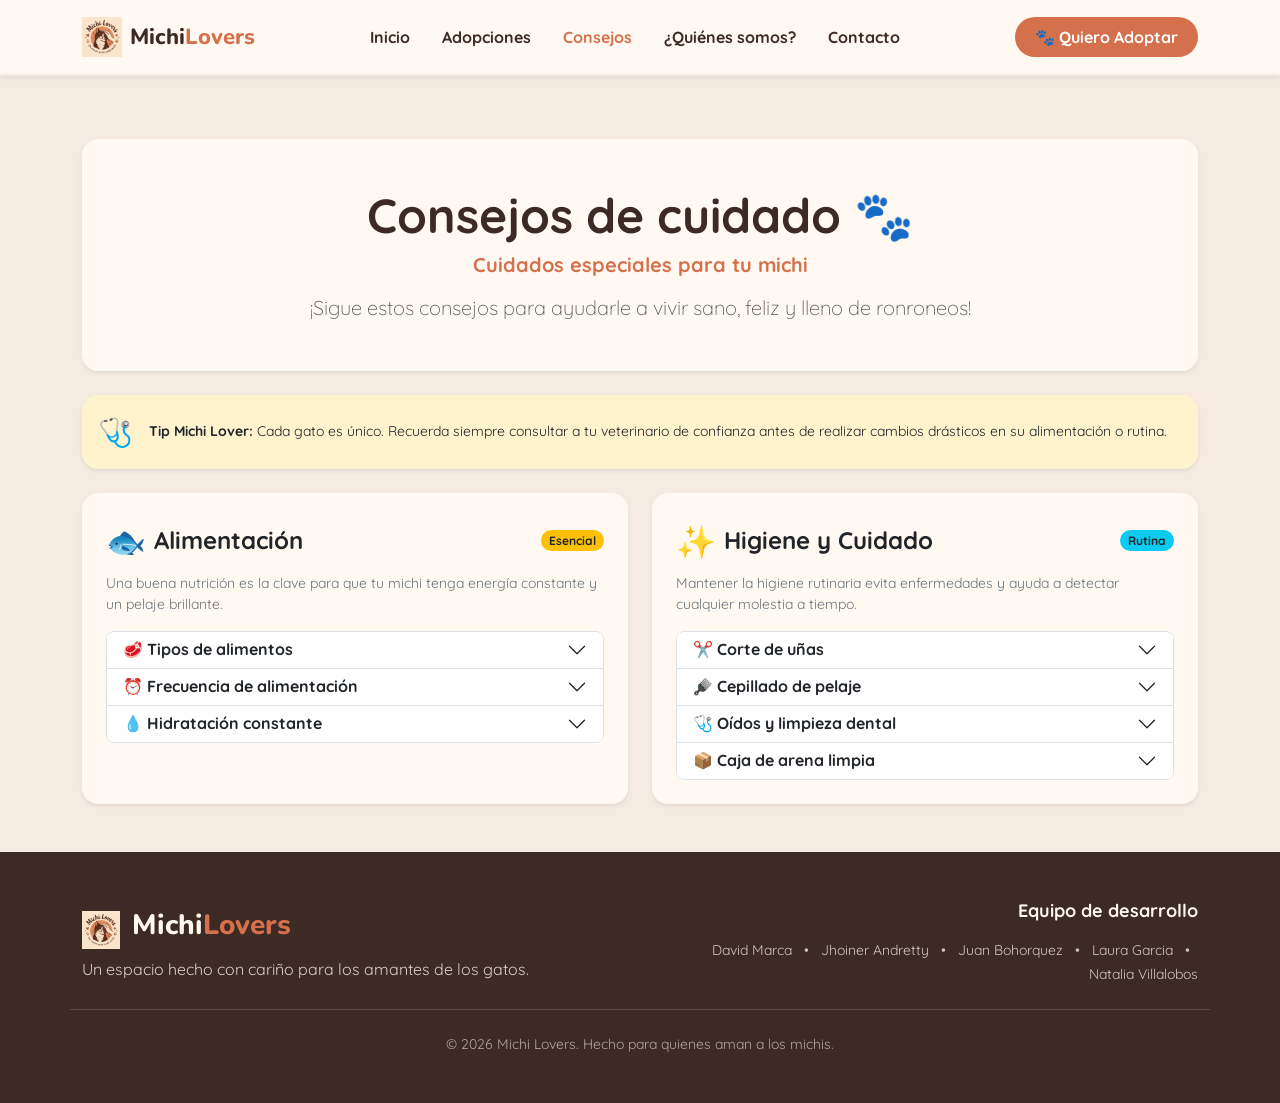
<file: articulos.html>
<!DOCTYPE html>
<html lang="es">
  <head>
    <meta charset="UTF-8">
    <meta name="viewport" content="width=device-width, initial-scale=1.0">
    <title>Consejos y Cuidados — Michi Lovers</title>
    <meta name="description" content="Consejos prácticos para cuidar la alimentación, higiene y bienestar de tu gato.">

    <!-- FUENTES DE GOOGLE FONTS -->
    <link rel="preconnect" href="https://fonts.googleapis.com" />
    <link rel="preconnect" href="https://fonts.gstatic.com" crossorigin />
    <link href="https://fonts.googleapis.com/css2?family=Quicksand:wght@400;500;600;700&family=Nunito:wght@400;600;700;800&display=swap" rel="stylesheet" />

    <!-- LINK BOOTSTRAP 5.3.3 -->
    <link href="https://cdn.jsdelivr.net/npm/bootstrap@5.3.3/dist/css/bootstrap.min.css" rel="stylesheet">

    <!-- AQUI LINKEO MI CSS ORIGINAL EN CARPETA DE ASSETS -->
    <link rel="stylesheet" href="assets/css/styles.css" />
  </head>
  <body>

    <!-- HEADER / NAVBAR -->
    <header class="navbar navbar-expand-lg fixed-top shadow-sm" id="navbar" role="banner">
      <div class="container">

        <!-- MARCA / LOGO -->
        <a href="index.html" class="navbar-brand d-flex align-items-center me-auto" id="navbar-logo" aria-label="Michi Lovers - Ir al inicio">
          <img src="assets/images/logo2michilovers.jpg" alt="Logo Michi Lovers" class="navbar__logo-img me-2" style="height: 40px; object-fit: contain;">
          <span class="brand-text">Michi<span class="brand-accent">Lovers</span></span>
        </a>

        <!-- BOTON DE HAMBURGUESA -->
        <button class="navbar-toggler ms-2" type="button" data-bs-toggle="collapse" data-bs-target="#navbarContent" aria-controls="navbarContent" aria-expanded="false" aria-label="Abrir menú de navegación">
          <span class="navbar-toggler-icon"></span>
        </button>

        <!-- MENU COLLAPSE Y CTA -->
        <div class="collapse navbar-collapse" id="navbarContent">
          <ul class="navbar-nav mx-auto mb-2 mb-lg-0" id="navbar-menu">
            <li class="nav-item">
              <a href="index.html" class="nav-link" id="nav-inicio">Inicio</a>
            </li>
            <li class="nav-item">
              <a href="adopcion.html" class="nav-link" id="nav-adopcion">Adopciones</a>
            </li>
            <li class="nav-item">
              <a href="articulos.html" class="nav-link active" id="nav-consejos" aria-current="page">Consejos</a>
            </li>
            <li class="nav-item">
              <a href="quienesSomos.html" class="nav-link" id="nav-quienes-somos">¿Quiénes somos?</a>
            </li>
            <li class="nav-item">
              <a href="contacto.html" class="nav-link" id="nav-contacto">Contacto</a>
            </li>
          </ul>

          <!-- BOTON CTA -->
          <div class="navbar__cta d-flex mt-3 mt-lg-0" id="navbar-cta">
            <a href="adopcion.html" class="btn btn-michi-cta w-100 w-lg-auto" id="navbar-cta-btn">&#x1F43E; Quiero Adoptar</a>
          </div>
        </div>
      </div>
    </header>

    <!-- CONTENIDO PRINCIPAL BOOTSTRAP -->
    <main id="main-content" class="container my-5 pt-3">

      <!-- HERO / BANNER DE BIENVENIDA A ARTICULOS -->
      <section class="hero-section text-center p-4 p-md-5 mb-4 bg-michi-card rounded-4 shadow-sm">
        <h1 class="fw-bold display-5 mb-2">Consejos de cuidado 🐾</h1>
        <p class="h5 brand-accent fw-bold mb-3">Cuidados especiales para tu michi</p>
        <p class="hero-subtitle lead text-muted mx-auto mb-0" style="max-width: 700px;">
          ¡Sigue estos consejos para ayudarle a vivir sano, feliz y lleno de ronroneos!
        </p>
      </section>

      <!-- ALERTA INFORMATIVA DE VETERINARIA -->
      <div class="alert alert-warning border-0 shadow-sm rounded-4 mb-4 d-flex align-items-center p-3" role="alert">
        <span class="fs-3 me-3">🩺</span>
        <div class="mb-0 text-dark small">
          <strong>Tip Michi Lover:</strong> Cada gato es único. Recuerda siempre consultar a tu veterinario de confianza antes de realizar cambios drásticos en su alimentación o rutina.
        </div>
      </div>

      <!-- SECCION DE CONSEJOS EN TARJETAS CON ACORDEONES -->
      <section class="sub-articles-section mb-5" aria-labelledby="articles-title">
        <div class="row row-cols-1 row-cols-md-2 g-4">

          <!-- TARJETA 1: ALIMENTACION -->
          <div class="col">
            <article class="card h-100 border-0 shadow-sm bg-michi-card rounded-4 p-4">
              <div class="card-body p-0">
                <div class="d-flex align-items-center justify-content-between mb-2">
                  <div class="d-flex align-items-center">
                    <span class="fs-2 me-2">🐟</span>
                    <h3 class="fw-bold h4 mb-0 text-michi-dark">Alimentación</h3>
                  </div>
                  <span class="badge bg-warning text-dark rounded-pill">Esencial</span>
                </div>

                <p class="text-secondary small mb-3">
                  Una buena nutrición es la clave para que tu michi tenga energía constante y un pelaje brillante.
                </p>

                <!-- ACORDEON BOOTSTRAP PARA ALIMENTACION -->
                <div class="accordion accordion-flush rounded-3 overflow-hidden border" id="accordionAlimentacion">

                  <!-- PUNTO 1 -->
                  <div class="accordion-item bg-white">
                    <h2 class="accordion-header">
                      <button class="accordion-button collapsed fw-bold text-dark py-2 px-3" type="button" data-bs-toggle="collapse" data-bs-target="#colAlimentos">
                        🥩 Tipos de alimentos
                      </button>
                    </h2>
                    <div id="colAlimentos" class="accordion-collapse collapse" data-bs-parent="#accordionAlimentacion">
                      <div class="accordion-body text-secondary small py-2 px-3">
                        Los gatos pueden alimentarse con pienso seco, comida húmeda, dieta casera supervisada o dieta BARF (alimentos crudos que imitan su alimentación salvaje). Es importante que la comida sea completa y equilibrada, con proteínas de origen animal como primer ingrediente.
                      </div>
                    </div>
                  </div>

                  <!-- PUNTO 2 -->
                  <div class="accordion-item bg-white">
                    <h2 class="accordion-header">
                      <button class="accordion-button collapsed fw-bold text-dark py-2 px-3" type="button" data-bs-toggle="collapse" data-bs-target="#colFrecuencia">
                        ⏰ Frecuencia de alimentación
                      </button>
                    </h2>
                    <div id="colFrecuencia" class="accordion-collapse collapse" data-bs-parent="#accordionAlimentacion">
                      <div class="accordion-body text-secondary small py-2 px-3">
                        Los gatos adultos suelen comer de una a dos veces al día en horarios regulares para mantener una buena digestión y evitar el sobrepeso.
                      </div>
                    </div>
                  </div>

                  <!-- PUNTO 3 -->
                  <div class="accordion-item bg-white">
                    <h2 class="accordion-header">
                      <button class="accordion-button collapsed fw-bold text-dark py-2 px-3" type="button" data-bs-toggle="collapse" data-bs-target="#colHidratacion">
                        💧 Hidratación constante
                      </button>
                    </h2>
                    <div id="colHidratacion" class="accordion-collapse collapse" data-bs-parent="#accordionAlimentacion">
                      <div class="accordion-body text-secondary small py-2 px-3">
                        Los gatos suelen beber poca agua por naturaleza. Se recomienda ofrecerles agua fresca en varias partes de la casa o colocar fuentes de agua en movimiento.
                      </div>
                    </div>
                  </div>

                </div>
              </div>
            </article>
          </div>

          <!-- TARJETA 2: HIGIENE Y CUIDADO FISICO -->
          <div class="col">
            <article class="card h-100 border-0 shadow-sm bg-michi-card rounded-4 p-4">
              <div class="card-body p-0">
                <div class="d-flex align-items-center justify-content-between mb-2">
                  <div class="d-flex align-items-center">
                    <span class="fs-2 me-2">✨</span>
                    <h3 class="fw-bold h4 mb-0 text-michi-dark">Higiene y Cuidado</h3>
                  </div>
                  <span class="badge bg-info text-dark rounded-pill">Rutina</span>
                </div>

                <p class="text-secondary small mb-3">
                  Mantener la higiene rutinaria evita enfermedades y ayuda a detectar cualquier molestia a tiempo.
                </p>

                <!-- ACORDEON BOOTSTRAP PARA HIGIENE -->
                <div class="accordion accordion-flush rounded-3 overflow-hidden border" id="accordionHigiene">

                  <!-- PUNTO 1 -->
                  <div class="accordion-item bg-white">
                    <h2 class="accordion-header">
                      <button class="accordion-button collapsed fw-bold text-dark py-2 px-3" type="button" data-bs-toggle="collapse" data-bs-target="#colUnas">
                        ✂️ Corte de uñas
                      </button>
                    </h2>
                    <div id="colUnas" class="accordion-collapse collapse" data-bs-parent="#accordionHigiene">
                      <div class="accordion-body text-secondary small py-2 px-3">
                        Recortar las puntitas cada pocas semanas con cuidado especial de no cortar la vena interna del gatito.
                      </div>
                    </div>
                  </div>

                  <!-- PUNTO 2 -->
                  <div class="accordion-item bg-white">
                    <h2 class="accordion-header">
                      <button class="accordion-button collapsed fw-bold text-dark py-2 px-3" type="button" data-bs-toggle="collapse" data-bs-target="#colCepillado">
                        🪮 Cepillado de pelaje
                      </button>
                    </h2>
                    <div id="colCepillado" class="accordion-collapse collapse" data-bs-parent="#accordionHigiene">
                      <div class="accordion-body text-secondary small py-2 px-3">
                        Realizar un cepillado regular, especialmente en razas de pelo largo, para reducir bolas de pelo en su estómago y mantener la piel sana.
                      </div>
                    </div>
                  </div>

                  <!-- PUNTO 3 -->
                  <div class="accordion-item bg-white">
                    <h2 class="accordion-header">
                      <button class="accordion-button collapsed fw-bold text-dark py-2 px-3" type="button" data-bs-toggle="collapse" data-bs-target="#colSaludBucal">
                        🩺 Oídos y limpieza dental
                      </button>
                    </h2>
                    <div id="colSaludBucal" class="accordion-collapse collapse" data-bs-parent="#accordionHigiene">
                      <div class="accordion-body text-secondary small py-2 px-3">
                        Revisar sus oídos periódicamente y realizar limpieza dental suave para prevenir sarro y enfermedades bucales.
                      </div>
                    </div>
                  </div>

                  <!-- PUNTO 4 -->
                  <div class="accordion-item bg-white">
                    <h2 class="accordion-header">
                      <button class="accordion-button collapsed fw-bold text-dark py-2 px-3" type="button" data-bs-toggle="collapse" data-bs-target="#colArena">
                        📦 Caja de arena limpia
                      </button>
                    </h2>
                    <div id="colArena" class="accordion-collapse collapse" data-bs-parent="#accordionHigiene">
                      <div class="accordion-body text-secondary small py-2 px-3">
                        Mantener su arenero limpio diariamente y ubicado en un sitio tranquilo, ventilado y de fácil acceso para su comodidad.
                      </div>
                    </div>
                  </div>

                </div>
              </div>
            </article>
          </div>

        </div>
      </section>

    </main>

    <!-- FOOTER -->
    <footer class="footer py-5" id="footer" role="contentinfo">
      <div class="container">
        <div class="row gy-4 align-items-center border-bottom pb-4 mb-4">

          <!-- LOGO Y LEMA -->
          <div class="col-12 col-md-6 text-center text-md-start">
            <div class="footer__brand-logo mb-2">
              <img src="assets/images/logo2michilovers.jpg" alt="Logo Michi Lovers" class="me-2" style="height: 38px; vertical-align: middle;">
              <span class="brand-text">Michi<span class="brand-accent">Lovers</span></span>
            </div>
            <p class="footer__brand-text mb-0">Un espacio hecho con cariño para los amantes de los gatos.</p>
          </div>

          <!-- EQUIPO DE DESARROLLO -->
          <div class="col-12 col-md-6 text-center text-md-end">
            <h5 class="footer__team-title fw-bold mb-3" id="footer-team-title">Equipo de desarrollo</h5>
            <ul class="list-inline mb-0 footer__team-list">
              <li class="list-inline-item">David Marca</li>
              <li class="list-inline-item">•</li>
              <li class="list-inline-item">Jhoiner Andretty</li>
              <li class="list-inline-item">•</li>
              <li class="list-inline-item">Juan Bohorquez</li>
              <li class="list-inline-item">•</li>
              <li class="list-inline-item">Laura Garcia</li>
              <li class="list-inline-item">•</li>
              <li class="list-inline-item">Natalia Villalobos</li>
            </ul>
          </div>
        </div>

        <!-- COPYRIGHT (PA QUE NO NOS ROBEN EL CONTENIDO JEJEJE) -->
        <div class="row">
          <div class="col-12 text-center">
            <p class="footer__copyright mb-0">&copy; 2026 Michi Lovers. Hecho para quienes aman a los michis.</p>
          </div>
        </div>
      </div>
    </footer>

    <!-- SCRIPT BOOTSTRAP OBLIGATORIO -->
    <script src="https://cdn.jsdelivr.net/npm/bootstrap@5.3.3/dist/js/bootstrap.bundle.min.js"></script>
    <script src="assets/js/script.js"></script>
  </body>
</html>
</file>
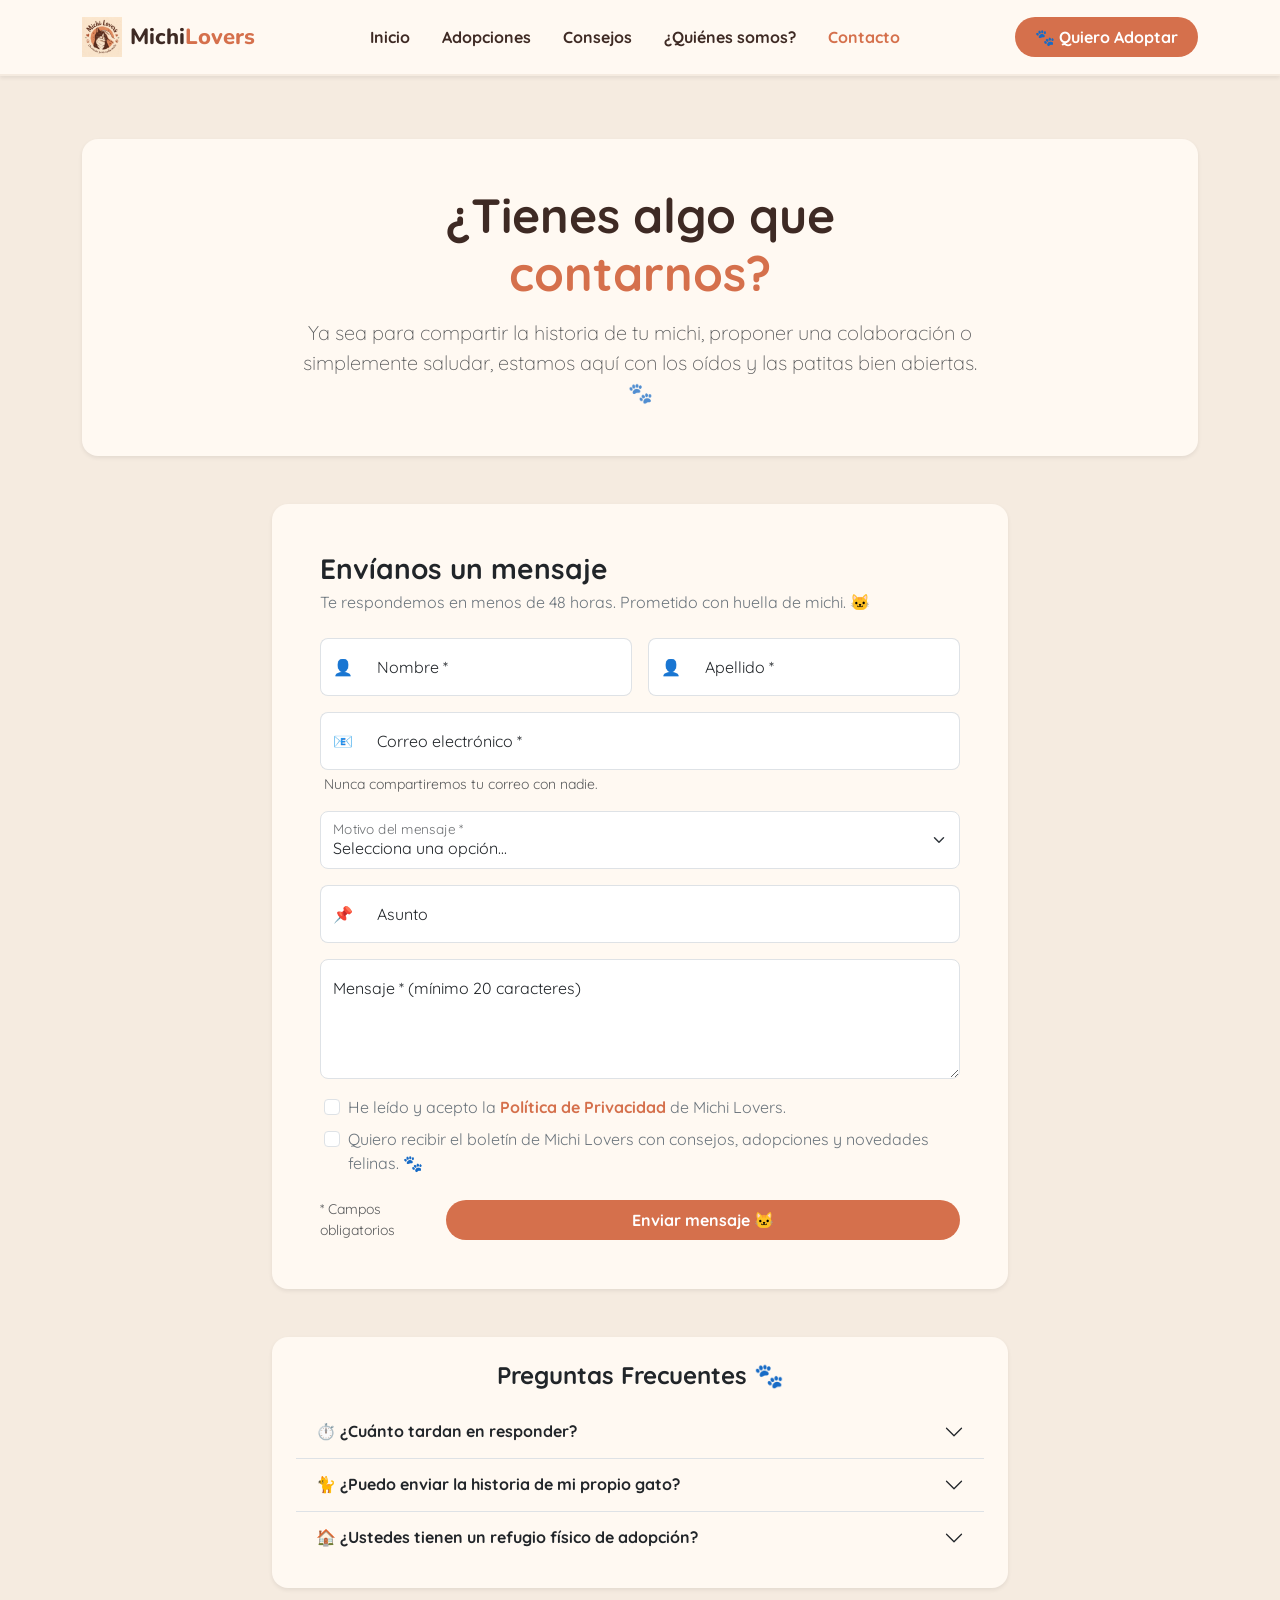
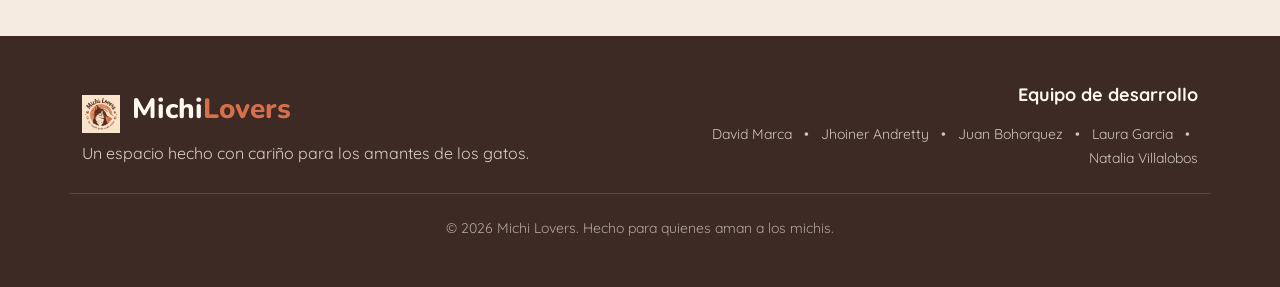
<file: contacto.html>
<!DOCTYPE html>
<html lang="es">
  <head>
    <meta charset="UTF-8">
    <meta name="viewport" content="width=device-width, initial-scale=1.0">
    <title>Contacto — Michi Lovers | Escríbenos</title>

    <!-- FUENTES DE GOOGLE FONTS -->
    <link rel="preconnect" href="https://fonts.googleapis.com" />
    <link rel="preconnect" href="https://fonts.gstatic.com" crossorigin />
    <link href="https://fonts.googleapis.com/css2?family=Quicksand:wght@400;500;600;700&family=Nunito:wght@400;600;700;800&display=swap" rel="stylesheet" />
    
    <!-- LINK BOOTSTRAP 5.3.3 -->
    <link href="https://cdn.jsdelivr.net/npm/bootstrap@5.3.3/dist/css/bootstrap.min.css" rel="stylesheet">
    
    <!-- AQUI LINKEO MI CSS ORIGINAL EN CARPETA DE ASSETS -->
    <link rel="stylesheet" href="assets/css/styles.css" />
  </head>
  <body>

    <!-- HEADER / NAVBAR -->
    <header class="navbar navbar-expand-lg fixed-top shadow-sm" id="navbar" role="banner">
      <div class="container">

        <!-- MARCA / LOGO -->
        <a href="index.html" class="navbar-brand d-flex align-items-center me-auto" id="navbar-logo" aria-label="Michi Lovers - Ir al inicio">
          <img src="assets/images/logo2michilovers.jpg" alt="Logo Michi Lovers" class="navbar__logo-img me-2" style="height: 40px; object-fit: contain;">
          <span class="brand-text">Michi<span class="brand-accent">Lovers</span></span>
        </a>

        <!-- BOTON DE HAMBURGUESA -->
        <button class="navbar-toggler ms-2" type="button" data-bs-toggle="collapse" data-bs-target="#navbarContent" aria-controls="navbarContent" aria-expanded="false" aria-label="Abrir menú de navegación">
          <span class="navbar-toggler-icon"></span>
        </button>

        <!-- MENU COLLAPSE Y CTA -->
        <div class="collapse navbar-collapse" id="navbarContent">
          <ul class="navbar-nav mx-auto mb-2 mb-lg-0" id="navbar-menu">
            <li class="nav-item">
              <a href="index.html" class="nav-link" id="nav-inicio">Inicio</a>
            </li>
            <li class="nav-item">
              <a href="adopcion.html" class="nav-link" id="nav-adopcion">Adopciones</a>
            </li>
            <li class="nav-item">
              <a href="articulos.html" class="nav-link" id="nav-consejos">Consejos</a>
            </li>
            <li class="nav-item">
              <a href="quienesSomos.html" class="nav-link" id="nav-quienes-somos">¿Quiénes somos?</a>
            </li>
            <li class="nav-item">
              <a href="contacto.html" class="nav-link active" id="nav-contacto" aria-current="page">Contacto</a>
            </li>
          </ul>

          <!-- BOTON CTA -->
          <div class="navbar__cta d-flex mt-3 mt-lg-0" id="navbar-cta">
            <a href="adopcion.html" class="btn btn-michi-cta w-100 w-lg-auto" id="navbar-cta-btn">&#x1F43E; Quiero Adoptar</a>
          </div>
        </div>
      </div>
    </header>

    <!-- CONTENIDO PRINCIPAL BOOTSTRAP -->
    <main id="main-content" class="container my-5 pt-3">

      <!-- MENSAJE DE BIENVENIDA / HERO DE CONTACTO -->
      <section class="hero-section text-center p-4 p-md-5 mb-5 bg-michi-card rounded-4 shadow-sm" aria-labelledby="contact-hero-title">
        <h1 class="fw-bold display-5 mb-3" id="contact-hero-title">
          ¿Tienes algo que<br />
          <span class="brand-accent">contarnos?</span>
        </h1>
        <p class="hero-subtitle lead text-muted mx-auto mb-0" style="max-width: 700px;">
          Ya sea para compartir la historia de tu michi, proponer una colaboración
          o simplemente saludar, estamos aquí con los oídos y las patitas bien abiertas. &#x1F43E;
        </p>
      </section>

      <!-- FORMULARIO PRINCIPAL DE CONTACTO -->
      <section class="row justify-content-center mb-5" aria-label="Sección de contacto">
        <div class="col-12 col-lg-8">
          <div class="card border-0 shadow-sm bg-michi-card rounded-4 p-4 p-md-5">
            <h2 class="fw-bold h3 mb-1">Envíanos un mensaje</h2>
            <p class="text-secondary mb-4">Te respondemos en menos de 48 horas. Prometido con huella de michi. &#x1F431;</p>

            <!-- MENSAJE DE EXITO AL ENVIAR (OCULTO INICIALMENTE) -->
            <div class="alert alert-success d-none rounded-3 mb-4" id="form-success" role="alert" aria-live="polite">
              <span aria-hidden="true">&#x1F389;</span>&nbsp;
              ¡Mensaje enviado! Nos pondremos en contacto muy pronto.
            </div>

            <form class="contact-form" id="contact-form" novalidate>

              <!-- FILA 1: NOMBRE Y APELLIDO (CON FLOATING LABELS E INPUT GROUPS) -->
              <div class="row g-3 mb-3">
                <div class="col-12 col-md-6">
                  <div class="input-group">
                    <span class="input-group-text bg-white border-end-0 rounded-start-3">👤</span>
                    <div class="form-floating flex-grow-1">
                      <input class="form-control rounded-end-3 border-start-0" type="text" id="contact-nombre" name="nombre" placeholder="Nombre" autocomplete="given-name" required minlength="2" />
                      <label for="contact-nombre">Nombre *</label>
                    </div>
                  </div>
                </div>
                <div class="col-12 col-md-6">
                  <div class="input-group">
                    <span class="input-group-text bg-white border-end-0 rounded-start-3">👤</span>
                    <div class="form-floating flex-grow-1">
                      <input class="form-control rounded-end-3 border-start-0" type="text" id="contact-apellido" name="apellido" placeholder="Apellido" autocomplete="family-name" required minlength="2" />
                      <label for="contact-apellido">Apellido *</label>
                    </div>
                  </div>
                </div>
              </div>

              <!-- CORREO ELECTRONICO -->
              <div class="mb-3">
                <div class="input-group">
                  <span class="input-group-text bg-white border-end-0 rounded-start-3">📧</span>
                  <div class="form-floating flex-grow-1">
                    <input class="form-control rounded-end-3 border-start-0" type="email" id="contact-email" name="email" placeholder="Correo electrónico" autocomplete="email" required />
                    <label for="contact-email">Correo electrónico *</label>
                  </div>
                </div>
                <div class="form-text ms-1">Nunca compartiremos tu correo con nadie.</div>
              </div>

              <!-- MOTIVO DEL MENSAJE -->
              <div class="mb-3">
                <div class="form-floating">
                  <select class="form-select rounded-3" id="contact-motivo" name="motivo" required>
                    <option value="" disabled selected>Selecciona una opción...</option>
                    <option value="adopcion">&#x1F43E; Quiero adoptar un michi</option>
                    <option value="historia">&#x1F4D6; Quiero compartir la historia de mi gato</option>
                    <option value="colaboracion">&#x1F91D; Propuesta de colaboración</option>
                    <option value="consejo">&#x1F4AC; Tengo una pregunta o consejo</option>
                    <option value="prensa">&#x1F4E2; Prensa / Medios</option>
                    <option value="otro">&#x270F;&#xFE0F; Otro</option>
                  </select>
                  <label for="contact-motivo">Motivo del mensaje *</label>
                </div>
              </div>

              <!-- ASUNTO -->
              <div class="mb-3">
                <div class="input-group">
                  <span class="input-group-text bg-white border-end-0 rounded-start-3">📌</span>
                  <div class="form-floating flex-grow-1">
                    <input class="form-control rounded-end-3 border-start-0" type="text" id="contact-asunto" name="asunto" placeholder="Asunto" maxlength="100" />
                    <label for="contact-asunto">Asunto</label>
                  </div>
                </div>
              </div>

              <!-- MENSAJE -->
              <div class="mb-3">
                <div class="form-floating">
                  <textarea class="form-control rounded-3" id="contact-mensaje" name="mensaje" placeholder="Mensaje" style="height: 120px;" required minlength="20"></textarea>
                  <label for="contact-mensaje">Mensaje * (mínimo 20 caracteres)</label>
                </div>
              </div>

              <!-- CHECKBOX POLITICA DE PRIVACIDAD -->
              <div class="form-check mb-2 ms-1">
                <input class="form-check-input" type="checkbox" id="contact-privacidad" name="privacidad" required />
                <label class="form-check-label text-secondary" for="contact-privacidad">
                  He leído y acepto la <a href="privacidad.html" class="brand-accent fw-bold text-decoration-none">Política de Privacidad</a> de Michi Lovers.
                </label>
              </div>

              <!-- CHECKBOX NEWSLETTER -->
              <div class="form-check mb-4 ms-1">
                <input class="form-check-input" type="checkbox" id="contact-newsletter" name="newsletter" />
                <label class="form-check-label text-secondary" for="contact-newsletter">
                  Quiero recibir el boletín de Michi Lovers con consejos, adopciones y novedades felinas. &#x1F43E;
                </label>
              </div>

              <!-- BOTON DE ENVIAR -->
              <div class="d-flex flex-column flex-sm-row justify-content-between align-items-center gap-3">
                <span class="text-muted small">* Campos obligatorios</span>
                <button class="btn btn-michi-cta px-4 py-2 w-100 w-sm-auto" type="submit" id="contact-submit-btn">
                  Enviar mensaje &#x1F431;
                </button>
              </div>

            </form>
          </div>
        </div>
      </section>

      <!-- ACORDEON DE PREGUNTAS FRECUENTES (FAQ BOOTSTRAP) -->
      <section class="row justify-content-center mb-5">
        <div class="col-12 col-lg-8">
          <div class="card border-0 shadow-sm bg-michi-card rounded-4 p-4">
            <h3 class="fw-bold h4 mb-3 text-center">Preguntas Frecuentes 🐾</h3>

            <div class="accordion accordion-flush" id="faqContacto">

              <!-- PREGUNTA 1 -->
              <div class="accordion-item bg-transparent">
                <h2 class="accordion-header">
                  <button class="accordion-button collapsed bg-transparent fw-bold text-dark" type="button" data-bs-toggle="collapse" data-bs-target="#faq1">
                    ⏱️ ¿Cuánto tardan en responder?
                  </button>
                </h2>
                <div id="faq1" class="accordion-collapse collapse" data-bs-parent="#faqContacto">
                  <div class="accordion-body text-secondary">
                    Respondemos todos los mensajes en un plazo máximo de 48 horas laborables. ¡Prometido con huella de michi!
                  </div>
                </div>
              </div>

              <!-- PREGUNTA 2 -->
              <div class="accordion-item bg-transparent">
                <h2 class="accordion-header">
                  <button class="accordion-button collapsed bg-transparent fw-bold text-dark" type="button" data-bs-toggle="collapse" data-bs-target="#faq2">
                    🐈 ¿Puedo enviar la historia de mi propio gato?
                  </button>
                </h2>
                <div id="faq2" class="accordion-collapse collapse" data-bs-parent="#faqContacto">
                  <div class="accordion-body text-secondary">
                    ¡Claro que sí! Selecciona el motivo <em>"Quiero compartir la historia de mi gato"</em> en el formulario y te diremos cómo enviarnos fotos e información.
                  </div>
                </div>
              </div>

              <!-- PREGUNTA 3 -->
              <div class="accordion-item bg-transparent">
                <h2 class="accordion-header">
                  <button class="accordion-button collapsed bg-transparent fw-bold text-dark" type="button" data-bs-toggle="collapse" data-bs-target="#faq3">
                    🏠 ¿Ustedes tienen un refugio físico de adopción?
                  </button>
                </h2>
                <div id="faq3" class="accordion-collapse collapse" data-bs-parent="#faqContacto">
                  <div class="accordion-body text-secondary">
                    Somos una comunidad digital que colabora con fundaciones de rescate felino. En el formulario te podemos conectar directamente con la fundación aliada.
                  </div>
                </div>
              </div>

            </div>
          </div>
        </div>
      </section>

    </main>

    <!-- FOOTER -->
    <footer class="footer py-5" id="footer" role="contentinfo">
      <div class="container">
        <div class="row gy-4 align-items-center border-bottom pb-4 mb-4">

          <!-- LOGO Y LEMA -->
          <div class="col-12 col-md-6 text-center text-md-start">
            <div class="footer__brand-logo mb-2">
              <img src="assets/images/logo2michilovers.jpg" alt="Logo Michi Lovers" class="me-2" style="height: 38px; vertical-align: middle;">
              <span class="brand-text">Michi<span class="brand-accent">Lovers</span></span>
            </div>
            <p class="footer__brand-text mb-0">Un espacio hecho con cariño para los amantes de los gatos.</p>
          </div>

          <!-- EQUIPO DE DESARROLLO -->
          <div class="col-12 col-md-6 text-center text-md-end">
            <h5 class="footer__team-title fw-bold mb-3" id="footer-team-title">Equipo de desarrollo</h5>
            <ul class="list-inline mb-0 footer__team-list">
              <li class="list-inline-item">David Marca</li>
              <li class="list-inline-item">•</li>
              <li class="list-inline-item">Jhoiner Andretty</li>
              <li class="list-inline-item">•</li>
              <li class="list-inline-item">Juan Bohorquez</li>
              <li class="list-inline-item">•</li>
              <li class="list-inline-item">Laura Garcia</li>
              <li class="list-inline-item">•</li>
              <li class="list-inline-item">Natalia Villalobos</li>
            </ul>
          </div>
        </div>

        <!-- COPYRIGHT (PA QUE NO NOS ROBEN EL CONTENIDO JEJEJE) -->
        <div class="row">
          <div class="col-12 text-center">
            <p class="footer__copyright mb-0">&copy; 2026 Michi Lovers. Hecho para quienes aman a los michis.</p>
          </div>
        </div>
      </div>
    </footer>

    <!-- SCRIPT BOOTSTRAP OBLIGATORIO -->
    <script src="https://cdn.jsdelivr.net/npm/bootstrap@5.3.3/dist/js/bootstrap.bundle.min.js"></script>
    <script src="assets/js/script.js"></script>
  </body>
</html>
</file>
<file: assets/css/styles.css>
/* ==========================================
   HEADER
   ========================================== */
#navbar {
  background-color: var(--color-card, #FFF9F2);
  border-bottom: 2px solid var(--color-bg, #F5EBE0);
  padding-block: var(--space-sm, 0.75rem);
  transition: all var(--transition-base, 250ms ease);
}

/* MARCA / LOGO */
.brand-text {
  font-family: var(--font-secondary, 'Nunito', sans-serif);
  font-size: var(--fs-lg, 1.375rem);
  font-weight: 800;
  color: var(--color-text, #3E2A24);
}

.brand-accent {
  color: var(--color-accent, #D5704C);
}

/* ENLACES DEL MENU */
#navbar .nav-link {
  font-family: var(--font-primary, 'Quicksand', sans-serif);
  font-size: var(--fs-base, 1rem);
  font-weight: 700;
  color: var(--color-text, #3E2A24);
  padding-inline: var(--space-md, 1rem);
  transition: color var(--transition-fast, 150ms ease);
}

#navbar .nav-link:hover,
#navbar .nav-link:focus {
  color: var(--color-accent, #D5704C);
}

#navbar .nav-link.active {
  color: var(--color-accent, #D5704C);
  position: relative;
}

/* DISEÑO BOTON CTA */
.btn-michi-cta {
  background-color: var(--color-accent, #D5704C);
  color: #ffffff;
  font-family: var(--font-primary, 'Quicksand', sans-serif);
  font-weight: 700;
  padding: 0.5rem 1.25rem;
  border-radius: var(--radius-pill, 50px);
  border: none;
  transition: background-color var(--transition-base, 250ms ease), transform var(--transition-fast, 150ms ease);
}

.btn-michi-cta:hover {
  background-color: var(--color-accent-hover, #c05c39);
  color: #ffffff;
  transform: translateY(-2px);
}

/* ESTILO PARA EL BOTON HAMBURGUESA */
.navbar-toggler {
  border-color: var(--color-bg, #F5EBE0);
}

.navbar-toggler:focus {
  box-shadow: 0 0 0 0.25rem rgba(213, 112, 76, 0.25);
}


/* ==========================================
   FOOTER
   ========================================== */
#footer {
  background-color: var(--color-footer-bg, #3E2A24);
  color: var(--color-footer-text, #FFF9F2);
}

#footer .border-bottom {
  border-color: rgba(255, 249, 242, 0.15) !important;
}

/* MARCA MICHILOVERS / LOGO FOOTER */
#footer .brand-text {
  font-family: var(--font-secondary, 'Nunito', sans-serif);
  font-size: var(--fs-xl, 1.75rem);
  font-weight: 800;
  color: var(--color-footer-text, #FFF9F2);
}

#footer .brand-accent {
  color: var(--color-accent, #D5704C);
}

.footer__brand-text {
  font-family: var(--font-primary, 'Quicksand', sans-serif);
  font-size: var(--fs-base, 1rem);
  color: rgba(255, 249, 242, 0.8);
}

/* EQUIPAZO DE DESARROLLO */
.footer__team-title {
  font-family: var(--font-primary, 'Quicksand', sans-serif);
  font-size: var(--fs-md, 1.125rem);
  color: var(--color-footer-text, #FFF9F2);
}

.footer__team-list .list-inline-item {
  font-family: var(--font-primary, 'Quicksand', sans-serif);
  font-size: var(--fs-sm, 0.875rem);
  color: rgba(255, 249, 242, 0.75);
}

/* COONTENIDO NO ROBABLE COPYRIGHT */
.footer__copyright {
  font-family: var(--font-primary, 'Quicksand', sans-serif);
  font-size: var(--fs-sm, 0.875rem);
  color: rgba(255, 249, 242, 0.6);
}

/* VARIABLES GLOBALES */
:root {
  --color-bg: #F5EBE0;
  --color-card: #FFF9F2;
  --color-text: #3E2A24;
  --color-accent: #D5704C;
  --color-accent-hover: #c05c39;
  --color-footer-bg: #3E2A24;
  --color-footer-text: #FFF9F2;
  
  --font-primary: 'Quicksand', sans-serif;
  --font-secondary: 'Nunito', sans-serif;
}

body {
  background-color: var(--color-bg, #F5EBE0);
  color: var(--color-text, #3E2A24);
  font-family: var(--font-primary, 'Quicksand', sans-serif);
  padding-top: 75px;
}

/* CARTAS CON EL FONDO DEL PROYECTO */
.bg-michi-card {
  background-color: var(--color-card, #FFF9F2);
}

/* ==========================================
   ESPACIOS DE TRABAJO DEL EQUIPO
   ========================================== */
/*DAVID*/

/*JHOINER*/

/*NATALIA*/

/*-----SECTION ADOPCION----*/

/* Sección contenedora */

.fichaAdopcion {
  background-color: var(--color-bg, #F5EBE0);
}

.header-ficha h2 {
  color: var(--color-text, #3E2A24);
  font-family: var(--font-secondary, 'Nunito', sans-serif);
}

.header-ficha p {
  color: var(--color-accent, #D5704C);
  font-family: var(--font-primary, 'Quicksand', sans-serif);
}

/* Tarjeta base */
.card-adopcion {
  background-color: var(--color-card, #FFF9F2);
  border-radius: var(--radius-xl, 20px) !important;
  transition: transform var(--transition-base, 250ms ease), box-shadow var(--transition-base, 250ms ease);
}

.card-adopcion:hover {
  transform: translateY(-6px);
  box-shadow: var(--shadow-md, 0 8px 20px rgba(62, 42, 36, 0.12)) !important;
}

/* Wrapper e Imagen */
.card-img-wrapper {
  height: 220px;
  overflow: hidden;
}

.card-img-wrapper img {
  height: 100%;
  width: 100%;
  transition: transform var(--transition-smooth, 400ms ease);
}

.card-adopcion:hover .card-img-wrapper img {
  transform: scale(1.05);
}

/* Badge personalizado */
.badge-genero {
  background-color: var(--color-card, #FFF9F2);
  color: var(--color-text, #3E2A24);
  font-family: var(--font-primary, 'Quicksand', sans-serif);
  font-weight: 700;
  border: 1px solid rgba(62, 42, 36, 0.1);
}

/* Tipografía de la Card */
.card-adopcion .card-title {
  color: var(--color-text, #3E2A24);
  font-family: var(--font-secondary, 'Nunito', sans-serif);
}

.card-adopcion .info-edad {
  color: var(--color-accent, #D5704C);
}

.card-adopcion .desc-mascota {
  font-family: var(--font-primary, 'Quicksand', sans-serif);
  font-size: var(--fs-sm, 0.875rem);
  line-height: 1.5;
}
/*JUAN BOHORQUEZ*/
</file>
